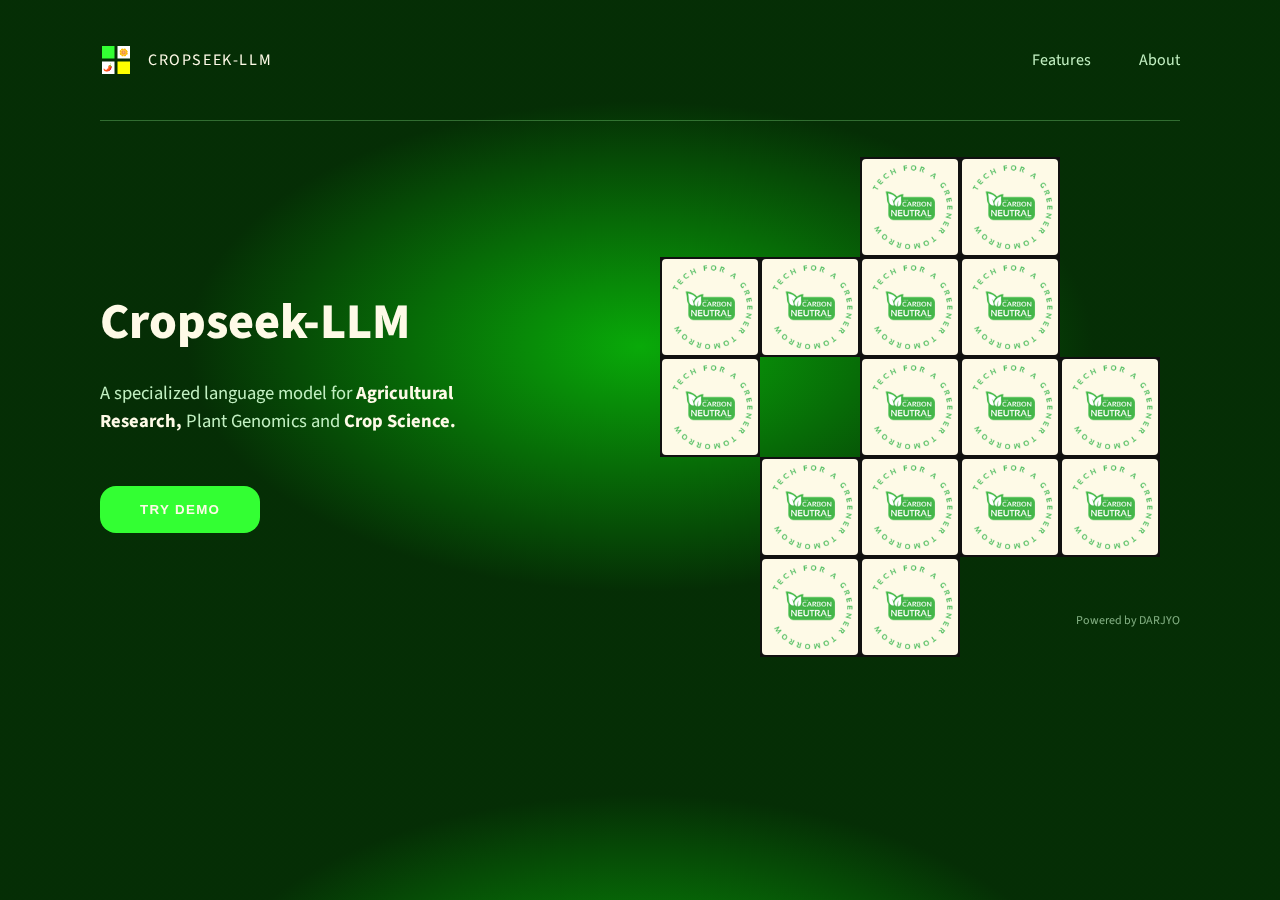
<file: index.html>
<!DOCTYPE html>
<html lang="en">

<head>
  <meta charset="UTF-8">
  <title>Cropseek-LLM</title>
  <link rel="preconnect" href="https://fonts.googleapis.com">
  <link rel="preconnect" href="https://fonts.gstatic.com" crossorigin>
  <link href="https://fonts.googleapis.com/css2?family=Source+Sans+Pro:wght@400;700;900&display=swap" rel="stylesheet">
  <link rel="stylesheet" href="./style.css">

</head>

<body>
  <!-- partial:index.partial.html -->
  <nav>
    <a class="logo" href="#">
      <svg xmlns="http://www.w3.org/2000/svg" width="64" height="64" viewBox="0 0 64 64">
        <rect x="4" y="4" width="25" height="25" fill="var(--color-primary)"></rect>
        <rect x="35" y="4" width="25" height="25" fill="white"></rect>
        <foreignObject x="35" y="4" width="25" height="25">
          <div xmlns="http://www.w3.org/1999/xhtml"
            style="font-size: 15px; display: flex; align-items: center; justify-content: center; width: 100%; height: 100%; background: transparent;">
            🌼</div>
        </foreignObject>
        <rect x="4" y="35" width="25" height="25" fill="white"></rect>
        <foreignObject x="4" y="35" width="25" height="25">
          <div xmlns="http://www.w3.org/1999/xhtml"
            style="font-size: 15px; display: flex; align-items: center; justify-content: center; width: 100%; height: 100%; background: transparent;">
            🌶️</div>
        </foreignObject>
        <rect x="35" y="35" width="25" height="25" fill="var(--color-secondary)"></rect>
      </svg>
      <span>Cropseek-LLM</span>
    </a>
    <a href="features.html">Features</a>
    <a href="https://www.darjyo.com">About</a>
  </nav>

  <section>
    <div>
      <h1><br>Cropseek-LLM</h1>
      <p>
        A specialized language model for <strong>Agricultural Research,</strong>
        Plant Genomics and<strong> Crop Science. </strong>
      </p>
      <a href="https://huggingface.co/spaces/DARJYO/CropSeek-LLM"><button>Try Demo</button> </a>
    </div>
    <div data-cube></div>
    <a id="credit" target="_blank" href="">Powered by DARJYO</a>
  </section>
  <!-- partial -->
  <script src="./script.js"></script>

</body>

</html>
</file>
<file: style.css>
.cube {
  --duration: 0.6;
  --delay: 0;
  --s: 1;
  width: var(--size);
  height: var(--size);
  position: absolute;
  top: calc(var(--t, 0) * var(--size));
  left: calc(var(--l, 0) * var(--size));
  transform-style: preserve-3d;
  transform: translateX(calc(var(--tx) * var(--size))) translateY(calc(var(--ty) * var(--size))) translateZ(calc(var(--tz) * var(--size))) rotateX(calc(var(--rx) * 1deg)) rotateY(calc(var(--ry) * 1deg)) rotateZ(calc(var(--rz) * 1deg)) scale3d(var(--s), var(--s), var(--s));
  transition: transform calc(var(--duration) * 1s) cubic-bezier(0.785, 0.135, 0.15, 0.86) calc(var(--delay) * 1s);
}

.cube-face {
  position: absolute;
  width: var(--size);
  height: var(--size);
  display: flex;
  align-items: center;
  justify-content: center;
  background: #111;
  pointer-events: none;
}

.cube-face::before {
  position: absolute;
  inset: 2px;
  border-radius: 4px;
  content: "";
}

.debug .cube-face::before {
  content: attr(data-index);
  display: grid;
  place-content: center;
  color: black;
  font-weight: bold;
}

.cube-face.front {
  transform: rotateY(0deg) translateZ(calc(var(--size) / 2));
}

.cube-face.right {
  transform: rotateY(90deg) translateZ(calc(var(--size) / 2));
}

.cube-face.back {
  transform: rotateY(180deg) translateZ(calc(var(--size) / 2));
}

.cube-face.left {
  transform: rotateY(-90deg) translateZ(calc(var(--size) / 2));
}

.cube-face.top {
  transform: rotateX(90deg) translateZ(calc(var(--size) / 2));
}

.cube-face.bottom {
  transform: rotateX(-90deg) translateZ(calc(var(--size) / 2));
}

.cube-face.front::before {
  background: var(--color-light);
  background-image: url('25.png');
  background-size: cover;
  background-position: center;
  background-repeat: no-repeat;
}

.cube-face.right::before {
  background: var(--color-primary);
  content: "🌼";
  font-size: 2rem;
  display: flex;
  align-items: center;
  justify-content: center;
}

.cube-face.back::before {
  background: var(--color-light);
  background-image: url('25.png');
  background-size: cover;
  background-position: center;
  background-repeat: no-repeat;
}

.cube-face.left::before {
  background: var(--color-primary);
  content: "🌼";
  font-size: 2rem;
  display: flex;
  align-items: center;
  justify-content: center;
}

.cube-face.top::before {
  background: var(--color-secondary);
  content: "🌶️";
  font-size: 2rem;
  display: flex;
  align-items: center;
  justify-content: center;
}

.cube-face.bottom::before {
  background: var(--color-secondary);
  content: "🌶️";
  font-size: 2rem;
  display: flex;
  align-items: center;
  justify-content: center;
}

:root {
  --size: 65px;
  --nav-h: 80px;
  --gutter: 1.5rem;
  --max-w: 420px;
  --hue-p: 120;
  --hue-s: 60;
  --color-bg: hsl(calc(var(--hue-p) * 1deg) 90% 35%);
  --color-bg-dark: hsl(calc(var(--hue-p) * 1deg) 80% 10%);
  --color-primary: hsl(calc(var(--hue-p) * 1deg), 100%, 60%);
  --color-secondary: hsl(calc(var(--hue-s) * 1deg), 100%, 50%);
  --color-light: #fefae7;
  --color-text: #c2f0c2;
  --color-border: rgba(153, 255, 153, 0.3);
}

@media (min-width: 768px) {
  :root {
    --gutter: 4rem;
    --size: 100px;
    --nav-h: 120px;
    --max-w: 1080px;
  }
}

body {
  background: radial-gradient(var(--color-bg) 0%, var(--color-bg-dark) 50%);
  color: var(--color-text);
  margin: 0;
  perspective: 800px;
  font-family: "Source Sans Pro";
  padding-top: var(--nav-h);
}

@media (min-width: 768px) {
  body {
    display: grid;
    place-content: center;
  }
}

nav {
  position: fixed;
  top: 0;
  left: var(--gutter);
  right: var(--gutter);
  height: var(--nav-h);
  max-width: var(--max-w);
  margin: auto;
  display: flex;
  align-items: center;
  justify-content: flex-end;
  grid-gap: 0 1rem;
  border-bottom: 1px solid var(--color-border);
  z-index: 9001;
}

@media (min-width: 768px) {
  nav {
    grid-gap: 0 3rem;
  }
}

nav a {
  color: var(--color-text);
  text-decoration: none;
}

nav a:not(.logo) {
  display: none;
}

@media (min-width: 768px) {
  nav a:not(.logo) {
    display: inline-block;
  }
}

nav::after {
  content: "";
  position: absolute;
  width: 100%;
  height: 2px;
  box-shadow: 0 9px 0 0 var(--color-text), 0 18px 0 0 var(--color-text);
  width: 32px;
  display: block;
  transform: translateY(-0.5rem);
  cursor: pointer;
}

@media (min-width: 768px) {
  nav::after {
    display: none;
  }
}

.logo {
  position: absolute;
  left: 0;
  color: var(--color-light);
  font-size: 1rem;
  display: flex;
  align-items: center;
  white-space: nowrap;
  font-weight: 400;
  text-transform: uppercase;
  letter-spacing: 0.1em;
}

.logo span {
  margin-left: 1rem;
}

.logo svg,
.logo span {
  display: inline-block;
}

.logo svg {
  width: 32px;
  height: 32px;
  stroke-linecap: square;
  stroke-linejoin: miter;
  stroke-width: 2;
  stroke-miterlimit: 10;
}

h1 {
  font: 800 28px/1 "Source Sans Pro";
  font-size: 50px;
  font-size: clamp(50px, strip-units(50px)strip-units(92px)/2/160vw, 92px);
  color: var(--color-light);
  max-width: 500px;
  margin: 0 0 2rem;
}

section {
  margin: auto;
  font-size: calc(1rem * 1.16);
  padding: 0 var(--gutter);
  max-width: var(--max-w);
  position: relative;
  display: flex;
  min-height: 90vh;
  flex-direction: column-reverse;
}

@media (min-width: 768px) {
  section {
    min-height: 0;
    display: grid;
    width: calc(100vw - 8rem);
    padding-top: 8rem;
    padding-bottom: 8rem;
    grid-template-columns: 1fr 1fr;
  }
}

section>div {
  flex: 1;
  position: relative;
}

section [data-cube] {
  display: flex;
  justify-content: center;
}

section p {
  max-width: 400px;
  line-height: 1.5;
}

section p strong {
  color: var(--color-light);
}

button {
  margin: 2rem 0;
  border-radius: 16px;
  padding: 1rem 2.5rem;
  color: var(--color-light);
  background: var(--color-primary);
  border: none;
  text-transform: uppercase;
  font-weight: 700;
  letter-spacing: 0.1em;
  cursor: pointer;
  transition: all 0.1s ease-out;
}

button:hover {
  background: var(--color-bg);
}

#scene {
  width: calc(var(--size) * 5);
  height: calc(var(--size) * 5);
  position: relative;
  margin: auto;
  transform-style: preserve-3d;
  transform-origin: 50% 50%;
}

#scene.spin {
  -webkit-animation: scene-spin 32s linear infinite both;
  animation: scene-spin 32s linear infinite both;
}

@media (min-width: 768px) {
  #scene {
    width: calc(var(--size) * 3);
    height: calc(var(--size) * 3);
  }
}

@-webkit-keyframes scene-spin {
  from {
    transform: rotateX(0deg) rotateY(0deg) rotateZ(0deg);
  }

  to {
    transform: rotateX(360deg) rotateY(-360deg) rotateZ(360deg);
  }
}

@keyframes scene-spin {
  from {
    transform: rotateX(0deg) rotateY(0deg) rotateZ(0deg);
  }

  to {
    transform: rotateX(360deg) rotateY(-360deg) rotateZ(360deg);
  }
}

#credit {
  position: absolute;
  bottom: var(--gutter);
  right: var(--gutter);
  color: var(--color-text);
  text-decoration: none;
  margin: auto;
  text-align: center;
  font-size: 12px;
  opacity: 0.666;
  max-width: 1080px;
  margin: auto;
}

#credit:hover {
  color: var(--color-light);
  opacity: 1;
}
</file>
